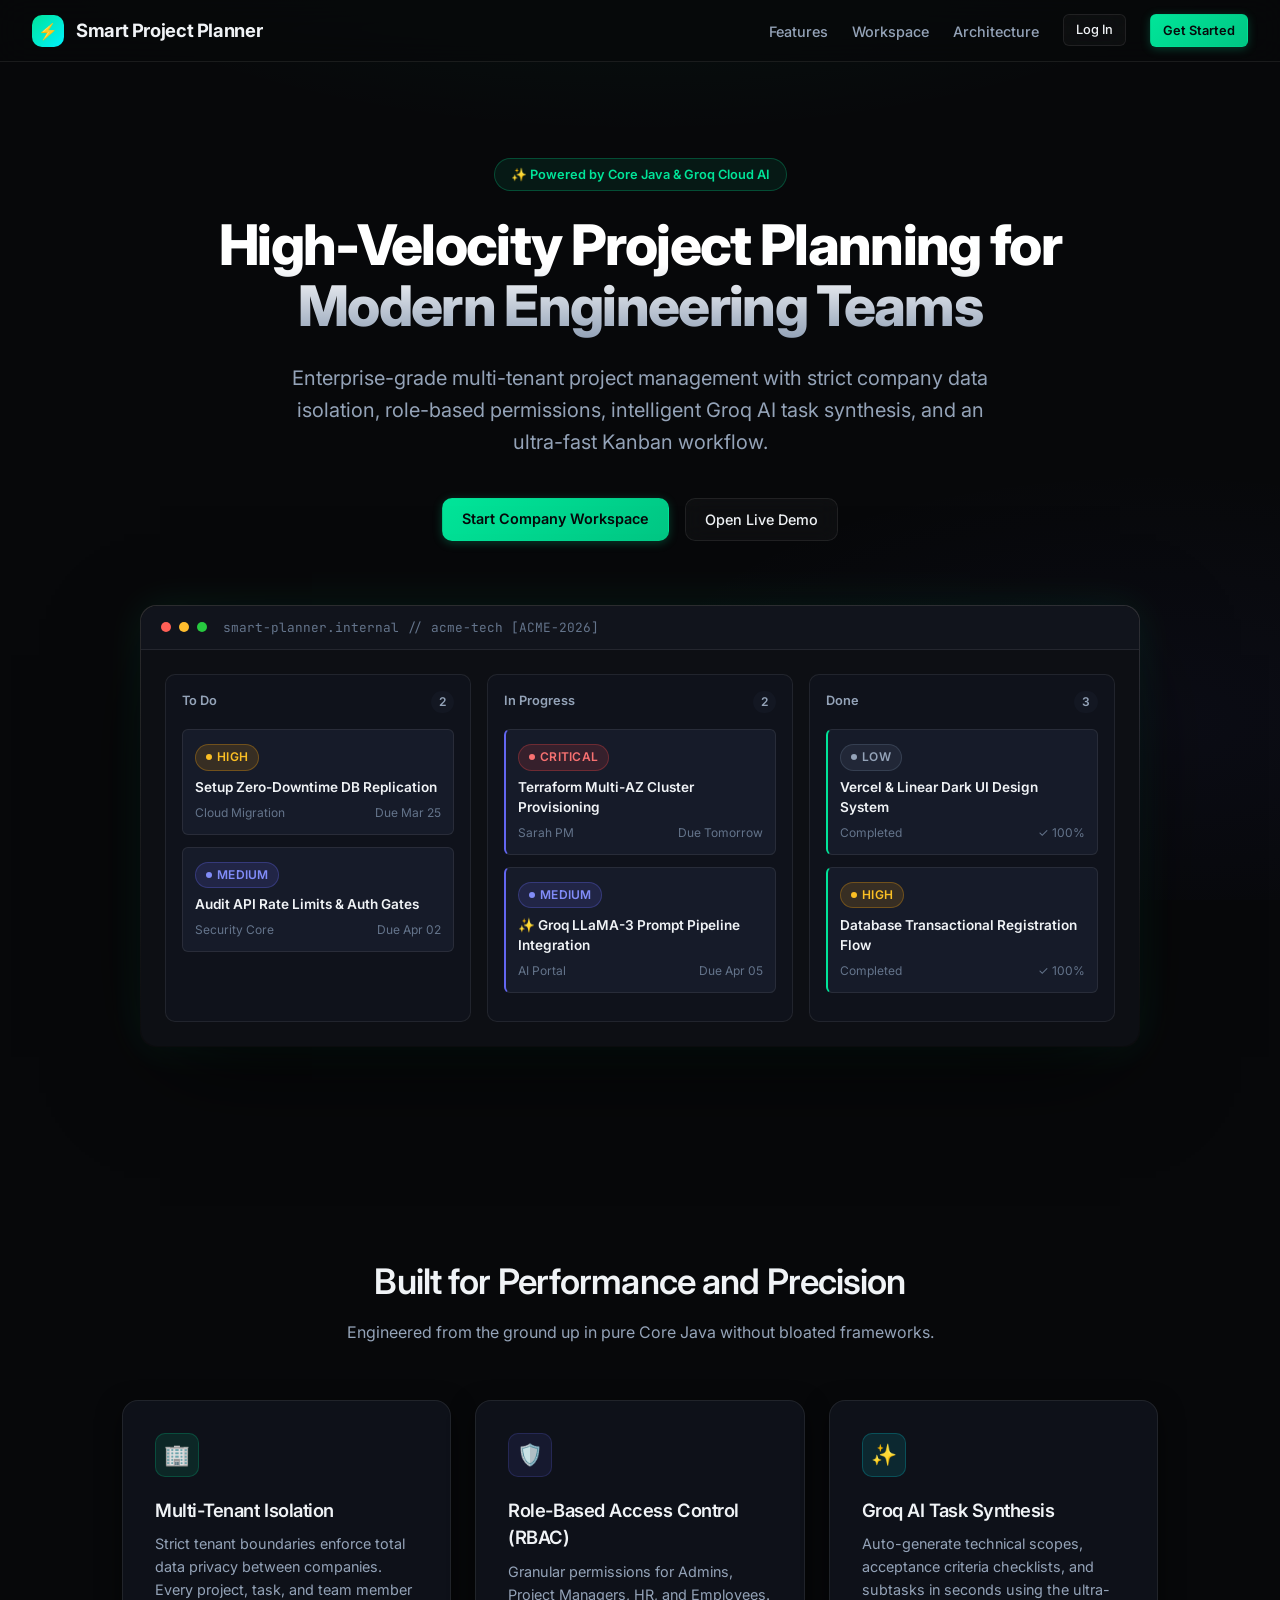
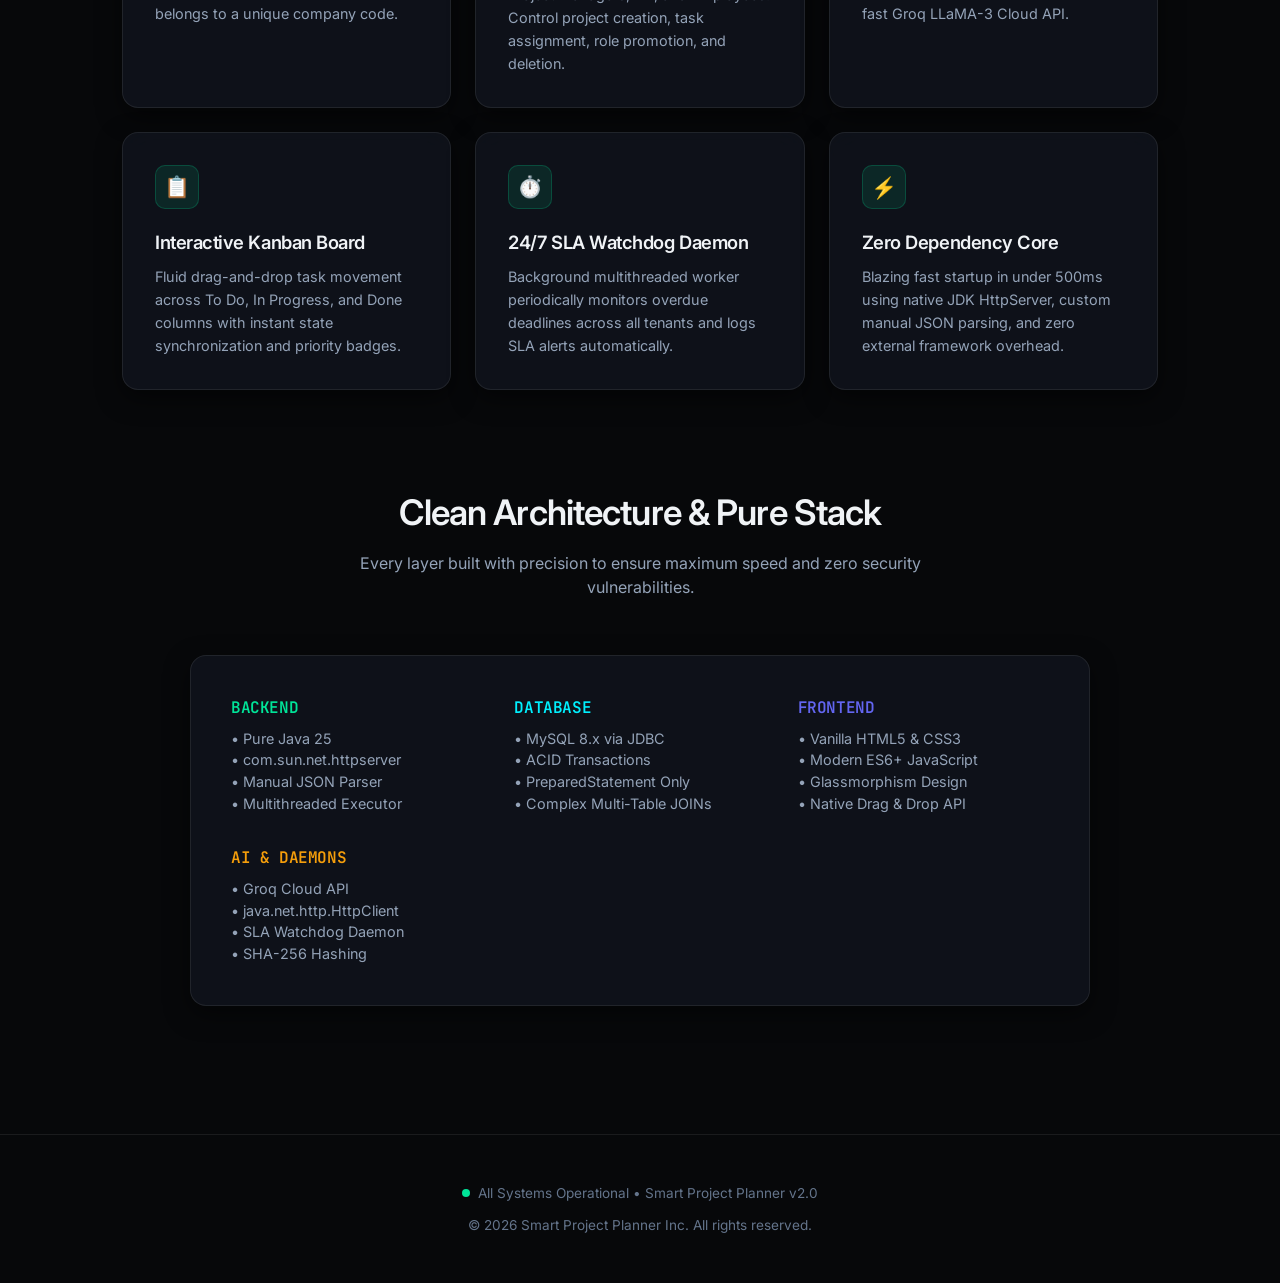
<file: Smart-Project-Planner/frontend/index.html>
<!DOCTYPE html>
<html lang="en">
<head>
  <meta charset="UTF-8">
  <meta name="viewport" content="width=device-width, initial-scale=1.0">
  <title>Smart Project Planner | Enterprise Multi-Tenant SaaS</title>
  <link rel="stylesheet" href="css/style.css">
  <link rel="preconnect" href="https://fonts.googleapis.com">
  <link rel="preconnect" href="https://fonts.gstatic.com" crossorigin>
  <link href="https://fonts.googleapis.com/css2?family=Inter:wght@400;500;600;700;800&family=JetBrains+Mono:wght@400;500&display=swap" rel="stylesheet">
</head>
<body>

  <!-- Sticky Navbar -->
  <header class="navbar">
    <a href="/" class="brand-logo">
      <div class="brand-icon">⚡</div>
      <span>Smart Project Planner</span>
    </a>
    <ul class="nav-links">
      <li><a href="#features" class="nav-link">Features</a></li>
      <li><a href="#mockup" class="nav-link">Workspace</a></li>
      <li><a href="#tech" class="nav-link">Architecture</a></li>
      <li><a href="/login" class="btn btn-secondary btn-sm">Log In</a></li>
      <li><a href="/register" class="btn btn-primary btn-sm">Get Started</a></li>
    </ul>
  </header>

  <!-- Hero Section -->
  <main>
    <section class="hero">
      <div class="hero-pill">
        <span>✨ Powered by Core Java & Groq Cloud AI</span>
      </div>
      <h1 class="hero-title">High-Velocity Project Planning for Modern Engineering Teams</h1>
      <p class="hero-subtitle">
        Enterprise-grade multi-tenant project management with strict company data isolation, 
        role-based permissions, intelligent Groq AI task synthesis, and an ultra-fast Kanban workflow.
      </p>
      <div class="hero-actions">
        <a href="/register" class="btn btn-primary">Start Company Workspace</a>
        <a href="/login" class="btn btn-secondary">Open Live Demo</a>
      </div>

      <!-- Floating CSS Kanban Mockup -->
      <div id="mockup" class="mockup-container">
        <div class="mockup-inner">
          <div class="mockup-header">
            <span class="dot dot-red"></span>
            <span class="dot dot-yellow"></span>
            <span class="dot dot-green"></span>
            <span class="mockup-title">smart-planner.internal // acme-tech [ACME-2026]</span>
          </div>
          <div class="mockup-body">
            <!-- Col 1: To Do -->
            <div class="mock-col">
              <div class="mock-col-header">
                <span>To Do</span>
                <span class="col-count">2</span>
              </div>
              <div class="mock-card">
                <div class="badge priority-high" style="margin-bottom: 0.4rem;"><span class="badge-dot"></span>HIGH</div>
                <div class="mock-card-title">Setup Zero-Downtime DB Replication</div>
                <div class="mock-card-meta">
                  <span>Cloud Migration</span>
                  <span>Due Mar 25</span>
                </div>
              </div>
              <div class="mock-card">
                <div class="badge priority-medium" style="margin-bottom: 0.4rem;"><span class="badge-dot"></span>MEDIUM</div>
                <div class="mock-card-title">Audit API Rate Limits & Auth Gates</div>
                <div class="mock-card-meta">
                  <span>Security Core</span>
                  <span>Due Apr 02</span>
                </div>
              </div>
            </div>

            <!-- Col 2: In Progress -->
            <div class="mock-col">
              <div class="mock-col-header">
                <span>In Progress</span>
                <span class="col-count">2</span>
              </div>
              <div class="mock-card" style="border-left: 2px solid var(--accent-indigo);">
                <div class="badge priority-critical" style="margin-bottom: 0.4rem;"><span class="badge-dot"></span>CRITICAL</div>
                <div class="mock-card-title">Terraform Multi-AZ Cluster Provisioning</div>
                <div class="mock-card-meta">
                  <span>Sarah PM</span>
                  <span>Due Tomorrow</span>
                </div>
              </div>
              <div class="mock-card" style="border-left: 2px solid var(--accent-indigo);">
                <div class="badge priority-medium" style="margin-bottom: 0.4rem;"><span class="badge-dot"></span>MEDIUM</div>
                <div class="mock-card-title">✨ Groq LLaMA-3 Prompt Pipeline Integration</div>
                <div class="mock-card-meta">
                  <span>AI Portal</span>
                  <span>Due Apr 05</span>
                </div>
              </div>
            </div>

            <!-- Col 3: Done -->
            <div class="mock-col">
              <div class="mock-col-header">
                <span>Done</span>
                <span class="col-count">3</span>
              </div>
              <div class="mock-card" style="border-left: 2px solid var(--accent-teal);">
                <div class="badge priority-low" style="margin-bottom: 0.4rem;"><span class="badge-dot"></span>LOW</div>
                <div class="mock-card-title">Vercel & Linear Dark UI Design System</div>
                <div class="mock-card-meta">
                  <span>Completed</span>
                  <span>✓ 100%</span>
                </div>
              </div>
              <div class="mock-card" style="border-left: 2px solid var(--accent-teal);">
                <div class="badge priority-high" style="margin-bottom: 0.4rem;"><span class="badge-dot"></span>HIGH</div>
                <div class="mock-card-title">Database Transactional Registration Flow</div>
                <div class="mock-card-meta">
                  <span>Completed</span>
                  <span>✓ 100%</span>
                </div>
              </div>
            </div>
          </div>
        </div>
      </div>
    </section>

    <!-- Features Section -->
    <section id="features" class="features-section">
      <div class="section-header">
        <h2 class="section-title">Built for Performance and Precision</h2>
        <p class="section-desc">Engineered from the ground up in pure Core Java without bloated frameworks.</p>
      </div>

      <div class="features-grid">
        <div class="glass-card feature-box">
          <div class="feature-icon">🏢</div>
          <h3 class="feature-title">Multi-Tenant Isolation</h3>
          <p class="feature-text">
            Strict tenant boundaries enforce total data privacy between companies. Every project, task, and team member belongs to a unique company code.
          </p>
        </div>

        <div class="glass-card feature-box">
          <div class="feature-icon rbac">🛡️</div>
          <h3 class="feature-title">Role-Based Access Control (RBAC)</h3>
          <p class="feature-text">
            Granular permissions for Admins, Project Managers, HR, and Employees. Control project creation, task assignment, role promotion, and deletion.
          </p>
        </div>

        <div class="glass-card feature-box">
          <div class="feature-icon ai">✨</div>
          <h3 class="feature-title">Groq AI Task Synthesis</h3>
          <p class="feature-text">
            Auto-generate technical scopes, acceptance criteria checklists, and subtasks in seconds using the ultra-fast Groq LLaMA-3 Cloud API.
          </p>
        </div>

        <div class="glass-card feature-box">
          <div class="feature-icon">📋</div>
          <h3 class="feature-title">Interactive Kanban Board</h3>
          <p class="feature-text">
            Fluid drag-and-drop task movement across To Do, In Progress, and Done columns with instant state synchronization and priority badges.
          </p>
        </div>

        <div class="glass-card feature-box">
          <div class="feature-icon">⏱️</div>
          <h3 class="feature-title">24/7 SLA Watchdog Daemon</h3>
          <p class="feature-text">
            Background multithreaded worker periodically monitors overdue deadlines across all tenants and logs SLA alerts automatically.
          </p>
        </div>

        <div class="glass-card feature-box">
          <div class="feature-icon">⚡</div>
          <h3 class="feature-title">Zero Dependency Core</h3>
          <p class="feature-text">
            Blazing fast startup in under 500ms using native JDK HttpServer, custom manual JSON parsing, and zero external framework overhead.
          </p>
        </div>
      </div>
    </section>

    <!-- Architecture & Tech Stack Showcase -->
    <section id="tech" class="features-section" style="padding-top: 2rem;">
      <div class="section-header">
        <h2 class="section-title">Clean Architecture & Pure Stack</h2>
        <p class="section-desc">Every layer built with precision to ensure maximum speed and zero security vulnerabilities.</p>
      </div>

      <div class="glass-card" style="padding: 2.5rem; text-align: left; max-width: 900px; margin: 0 auto;">
        <div style="display: grid; grid-template-columns: repeat(auto-fit, minmax(200px, 1fr)); gap: 2rem;">
          <div>
            <h4 style="color: var(--accent-teal); margin-bottom: 0.5rem; font-family: var(--font-mono);">BACKEND</h4>
            <p style="color: var(--text-secondary); font-size: 0.9rem;">
              • Pure Java 25<br>
              • com.sun.net.httpserver<br>
              • Manual JSON Parser<br>
              • Multithreaded Executor
            </p>
          </div>
          <div>
            <h4 style="color: var(--accent-cyan); margin-bottom: 0.5rem; font-family: var(--font-mono);">DATABASE</h4>
            <p style="color: var(--text-secondary); font-size: 0.9rem;">
              • MySQL 8.x via JDBC<br>
              • ACID Transactions<br>
              • PreparedStatement Only<br>
              • Complex Multi-Table JOINs
            </p>
          </div>
          <div>
            <h4 style="color: var(--accent-indigo); margin-bottom: 0.5rem; font-family: var(--font-mono);">FRONTEND</h4>
            <p style="color: var(--text-secondary); font-size: 0.9rem;">
              • Vanilla HTML5 & CSS3<br>
              • Modern ES6+ JavaScript<br>
              • Glassmorphism Design<br>
              • Native Drag & Drop API
            </p>
          </div>
          <div>
            <h4 style="color: var(--accent-amber); margin-bottom: 0.5rem; font-family: var(--font-mono);">AI & DAEMONS</h4>
            <p style="color: var(--text-secondary); font-size: 0.9rem;">
              • Groq Cloud API<br>
              • java.net.http.HttpClient<br>
              • SLA Watchdog Daemon<br>
              • SHA-256 Hashing
            </p>
          </div>
        </div>
      </div>
    </section>
  </main>

  <!-- Footer -->
  <footer style="padding: 3rem 2rem; border-top: 1px solid var(--border-subtle); margin-top: 4rem; text-align: center; color: var(--text-muted); font-size: 0.85rem;">
    <div style="display: flex; justify-content: center; align-items: center; gap: 0.5rem; margin-bottom: 0.75rem;">
      <span style="display: inline-block; width: 8px; height: 8px; border-radius: 50%; background: #00e599;"></span>
      <span>All Systems Operational • Smart Project Planner v2.0</span>
    </div>
    <p>© 2026 Smart Project Planner Inc. All rights reserved.</p>
  </footer>

</body>
</html>
</file>
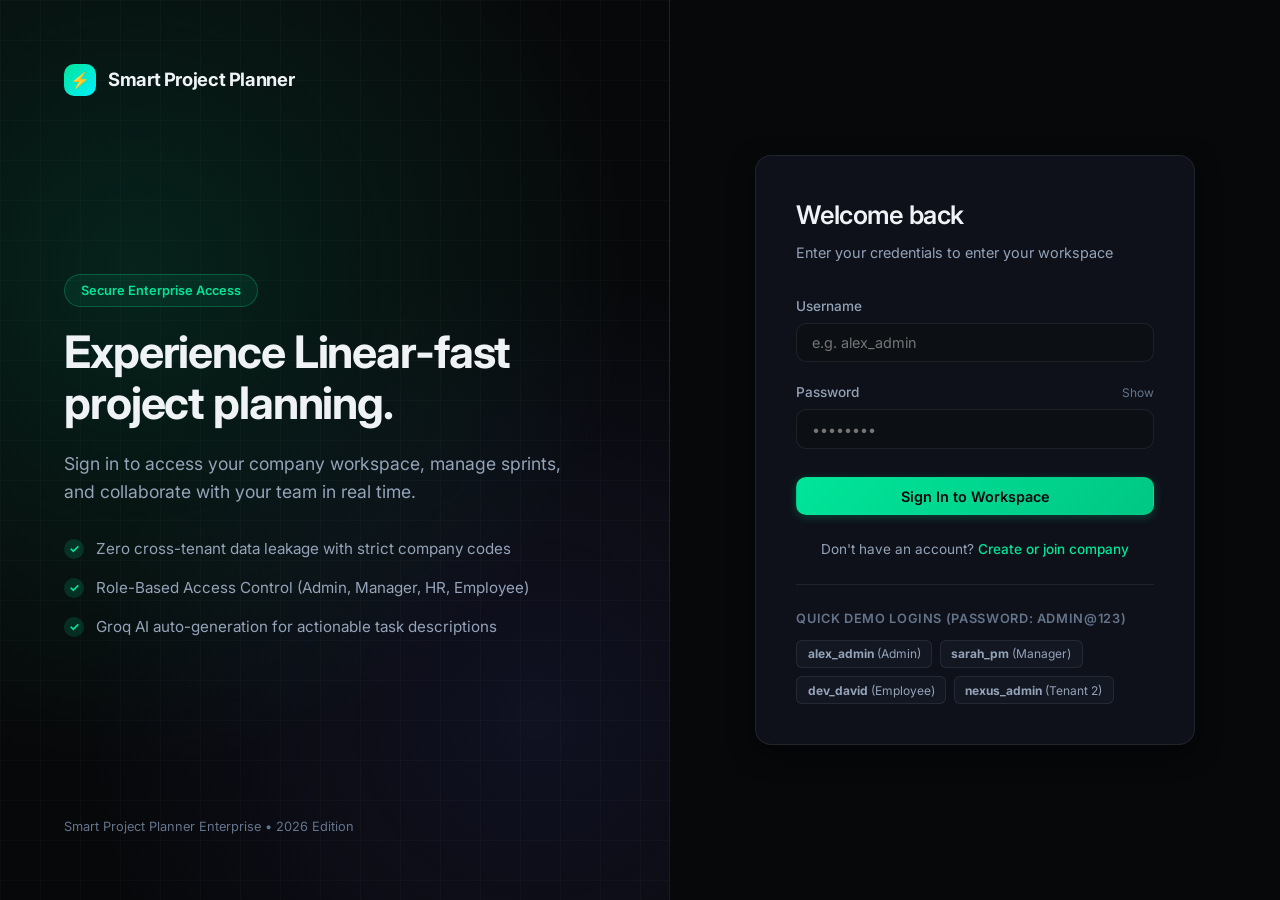
<file: Smart-Project-Planner/frontend/login.html>
<!DOCTYPE html>
<html lang="en">
<head>
  <meta charset="UTF-8">
  <meta name="viewport" content="width=device-width, initial-scale=1.0">
  <title>Sign In | Smart Project Planner</title>
  <link rel="stylesheet" href="css/style.css">
  <link rel="preconnect" href="https://fonts.googleapis.com">
  <link rel="preconnect" href="https://fonts.gstatic.com" crossorigin>
  <link href="https://fonts.googleapis.com/css2?family=Inter:wght@400;500;600;700;800&family=JetBrains+Mono:wght@400;500&display=swap" rel="stylesheet">
</head>
<body>

  <div class="auth-wrapper">
    <!-- Left Hero Column -->
    <div class="auth-hero">
      <a href="/" class="brand-logo">
        <div class="brand-icon">⚡</div>
        <span>Smart Project Planner</span>
      </a>

      <div class="auth-hero-content">
        <div class="hero-pill" style="margin-bottom: 1.25rem;">
          <span>Secure Enterprise Access</span>
        </div>
        <h1 class="auth-hero-title">Experience Linear-fast project planning.</h1>
        <p class="auth-hero-desc">
          Sign in to access your company workspace, manage sprints, and collaborate with your team in real time.
        </p>

        <ul class="auth-features-list">
          <li class="auth-feature-item">
            <span class="auth-check-icon">✓</span>
            <span>Zero cross-tenant data leakage with strict company codes</span>
          </li>
          <li class="auth-feature-item">
            <span class="auth-check-icon">✓</span>
            <span>Role-Based Access Control (Admin, Manager, HR, Employee)</span>
          </li>
          <li class="auth-feature-item">
            <span class="auth-check-icon">✓</span>
            <span>Groq AI auto-generation for actionable task descriptions</span>
          </li>
        </ul>
      </div>

      <div style="font-size: 0.8rem; color: var(--text-muted);">
        Smart Project Planner Enterprise • 2026 Edition
      </div>
    </div>

    <!-- Right Form Column -->
    <div class="auth-form-container">
      <div class="glass-card auth-card">
        <div class="auth-header">
          <h2 class="auth-title">Welcome back</h2>
          <p class="auth-subtitle">Enter your credentials to enter your workspace</p>
        </div>

        <form id="loginForm" onsubmit="handleLoginSubmit(event)">
          <div class="form-group">
            <label class="form-label" for="loginUsername">Username</label>
            <input type="text" id="loginUsername" class="form-control" placeholder="e.g. alex_admin" required autocomplete="username">
          </div>

          <div class="form-group">
            <div style="display: flex; justify-content: space-between; align-items: center;">
              <label class="form-label" for="loginPassword">Password</label>
              <button type="button" onclick="togglePasswordVisibility('loginPassword', this)" style="background:none; border:none; color:var(--text-muted); font-size:0.75rem; cursor:pointer;">Show</button>
            </div>
            <input type="password" id="loginPassword" class="form-control" placeholder="••••••••" required autocomplete="current-password">
          </div>

          <button type="submit" id="loginBtn" class="btn btn-primary" style="width: 100%; margin-top: 0.5rem;">
            <span>Sign In to Workspace</span>
          </button>
        </form>

        <p style="text-align: center; margin-top: 1.5rem; font-size: 0.85rem; color: var(--text-secondary);">
          Don't have an account? <a href="/register" style="color: var(--accent-teal); font-weight: 500;">Create or join company</a>
        </p>

        <!-- Quick Demo Fill Pills for Testing -->
        <div class="quick-accounts">
          <div class="quick-title">Quick Demo Logins (Password: Admin@123)</div>
          <div class="quick-pills">
            <button type="button" class="quick-pill" onclick="fillCredentials('alex_admin', 'Admin@123')">
              <strong>alex_admin</strong> (Admin)
            </button>
            <button type="button" class="quick-pill" onclick="fillCredentials('sarah_pm', 'Admin@123')">
              <strong>sarah_pm</strong> (Manager)
            </button>
            <button type="button" class="quick-pill" onclick="fillCredentials('dev_david', 'Admin@123')">
              <strong>dev_david</strong> (Employee)
            </button>
            <button type="button" class="quick-pill" onclick="fillCredentials('nexus_admin', 'Admin@123')">
              <strong>nexus_admin</strong> (Tenant 2)
            </button>
          </div>
        </div>
      </div>
    </div>
  </div>

  <!-- Toast Notification Container -->
  <div id="toastContainer" class="toast-container"></div>

  <script src="js/auth.js"></script>
</body>
</html>
</file>
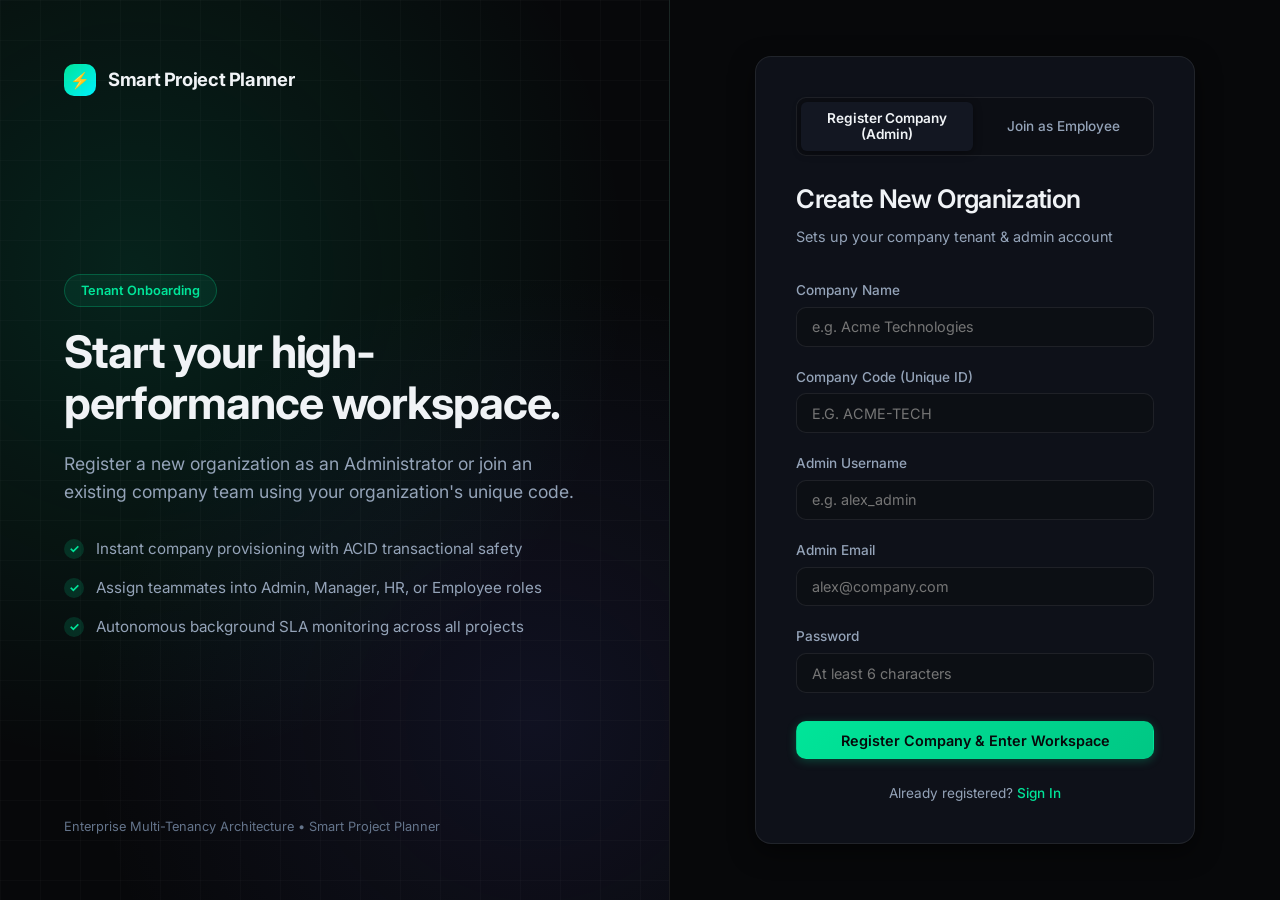
<file: Smart-Project-Planner/frontend/register.html>
<!DOCTYPE html>
<html lang="en">
<head>
  <meta charset="UTF-8">
  <meta name="viewport" content="width=device-width, initial-scale=1.0">
  <title>Register | Smart Project Planner</title>
  <link rel="stylesheet" href="css/style.css">
  <link rel="preconnect" href="https://fonts.googleapis.com">
  <link rel="preconnect" href="https://fonts.gstatic.com" crossorigin>
  <link href="https://fonts.googleapis.com/css2?family=Inter:wght@400;500;600;700;800&family=JetBrains+Mono:wght@400;500&display=swap" rel="stylesheet">
</head>
<body>

  <div class="auth-wrapper">
    <!-- Left Hero Column -->
    <div class="auth-hero">
      <a href="/" class="brand-logo">
        <div class="brand-icon">⚡</div>
        <span>Smart Project Planner</span>
      </a>

      <div class="auth-hero-content">
        <div class="hero-pill" style="margin-bottom: 1.25rem;">
          <span>Tenant Onboarding</span>
        </div>
        <h1 class="auth-hero-title">Start your high-performance workspace.</h1>
        <p class="auth-hero-desc">
          Register a new organization as an Administrator or join an existing company team using your organization's unique code.
        </p>

        <ul class="auth-features-list">
          <li class="auth-feature-item">
            <span class="auth-check-icon">✓</span>
            <span>Instant company provisioning with ACID transactional safety</span>
          </li>
          <li class="auth-feature-item">
            <span class="auth-check-icon">✓</span>
            <span>Assign teammates into Admin, Manager, HR, or Employee roles</span>
          </li>
          <li class="auth-feature-item">
            <span class="auth-check-icon">✓</span>
            <span>Autonomous background SLA monitoring across all projects</span>
          </li>
        </ul>
      </div>

      <div style="font-size: 0.8rem; color: var(--text-muted);">
        Enterprise Multi-Tenancy Architecture • Smart Project Planner
      </div>
    </div>

    <!-- Right Form Column -->
    <div class="auth-form-container">
      <div class="glass-card auth-card">
        
        <!-- Registration Mode Switcher Tabs -->
        <div class="auth-tabs">
          <button type="button" id="tabCompanyBtn" class="auth-tab-btn active" onclick="switchRegisterTab('company')">
            Register Company (Admin)
          </button>
          <button type="button" id="tabEmployeeBtn" class="auth-tab-btn" onclick="switchRegisterTab('employee')">
            Join as Employee
          </button>
        </div>

        <!-- FORM 1: Register New Company (Admin Account) -->
        <div id="companyFormSection">
          <div class="auth-header">
            <h2 class="auth-title">Create New Organization</h2>
            <p class="auth-subtitle">Sets up your company tenant & admin account</p>
          </div>

          <form id="registerCompanyForm" onsubmit="handleCompanyRegisterSubmit(event)">
            <div class="form-group">
              <label class="form-label" for="regCompanyName">Company Name</label>
              <input type="text" id="regCompanyName" class="form-control" placeholder="e.g. Acme Technologies" required>
            </div>

            <div class="form-group">
              <label class="form-label" for="regCompanyCode">Company Code (Unique ID)</label>
              <input type="text" id="regCompanyCode" class="form-control" placeholder="e.g. ACME-TECH" style="text-transform: uppercase;" required>
            </div>

            <div class="form-group">
              <label class="form-label" for="regAdminUsername">Admin Username</label>
              <input type="text" id="regAdminUsername" class="form-control" placeholder="e.g. alex_admin" required autocomplete="username">
            </div>

            <div class="form-group">
              <label class="form-label" for="regAdminEmail">Admin Email</label>
              <input type="email" id="regAdminEmail" class="form-control" placeholder="alex@company.com" required autocomplete="email">
            </div>

            <div class="form-group">
              <label class="form-label" for="regAdminPassword">Password</label>
              <input type="password" id="regAdminPassword" class="form-control" placeholder="At least 6 characters" minlength="6" required autocomplete="new-password">
            </div>

            <button type="submit" id="regCompanyBtn" class="btn btn-primary" style="width: 100%; margin-top: 0.5rem;">
              <span>Register Company & Enter Workspace</span>
            </button>
          </form>
        </div>

        <!-- FORM 2: Join as Employee (Existing Company) -->
        <div id="employeeFormSection" style="display: none;">
          <div class="auth-header">
            <h2 class="auth-title">Join Existing Company</h2>
            <p class="auth-subtitle">Use the unique code provided by your administrator</p>
          </div>

          <form id="registerEmployeeForm" onsubmit="handleEmployeeRegisterSubmit(event)">
            <div class="form-group">
              <label class="form-label" for="empCompanyCode">Company Code</label>
              <input type="text" id="empCompanyCode" class="form-control" placeholder="e.g. ACME-2026 or NEXUS-99" style="text-transform: uppercase;" required>
            </div>

            <div class="form-group">
              <label class="form-label" for="empUsername">Username</label>
              <input type="text" id="empUsername" class="form-control" placeholder="e.g. maya_dev" required autocomplete="username">
            </div>

            <div class="form-group">
              <label class="form-label" for="empEmail">Work Email</label>
              <input type="email" id="empEmail" class="form-control" placeholder="maya@company.com" required autocomplete="email">
            </div>

            <div class="form-group">
              <label class="form-label" for="empPassword">Password</label>
              <input type="password" id="empPassword" class="form-control" placeholder="At least 6 characters" minlength="6" required autocomplete="new-password">
            </div>

            <div class="form-group">
              <label class="form-label" for="empRole">Initial Requested Role</label>
              <select id="empRole" class="form-control">
                <option value="EMPLOYEE" selected>Employee (Default)</option>
                <option value="MANAGER">Project Manager</option>
                <option value="HR">Human Resources (HR)</option>
              </select>
            </div>

            <button type="submit" id="regEmpBtn" class="btn btn-primary" style="width: 100%; margin-top: 0.5rem;">
              <span>Join Workspace</span>
            </button>
          </form>
        </div>

        <p style="text-align: center; margin-top: 1.5rem; font-size: 0.85rem; color: var(--text-secondary);">
          Already registered? <a href="/login" style="color: var(--accent-teal); font-weight: 500;">Sign In</a>
        </p>

      </div>
    </div>
  </div>

  <!-- Toast Notification Container -->
  <div id="toastContainer" class="toast-container"></div>

  <script src="js/auth.js"></script>
</body>
</html>
</file>
<file: Smart-Project-Planner/frontend/css/style.css>
/* ============================================================================
   Smart Project Planner - Design System & Stylesheet
   Vercel & Linear inspired Dark Theme with Glassmorphism
   ============================================================================ */

:root {
  --bg-primary: #07080a;
  --bg-secondary: #0d0f14;
  --bg-tertiary: #131722;
  --bg-card: rgba(19, 23, 34, 0.65);
  --bg-card-hover: rgba(26, 32, 48, 0.85);
  --bg-glass: rgba(255, 255, 255, 0.03);
  --bg-glass-active: rgba(255, 255, 255, 0.06);

  --border-subtle: rgba(255, 255, 255, 0.08);
  --border-focus: rgba(0, 229, 153, 0.5);
  --border-glass: rgba(255, 255, 255, 0.12);

  --text-primary: #f0f3f6;
  --text-secondary: #94a3b8;
  --text-muted: #64748b;
  --text-accent: #00e599;

  --accent-teal: #00e599;
  --accent-cyan: #00f0ff;
  --accent-indigo: #6366f1;
  --accent-purple: #8b5cf6;
  --accent-amber: #f59e0b;
  --accent-rose: #ef4444;

  --font-sans: 'Inter', -apple-system, BlinkMacSystemFont, 'Segoe UI', Roboto, Oxygen, Ubuntu, Cantarell, sans-serif;
  --font-mono: 'JetBrains Mono', 'Fira Code', Menlo, Monaco, Consolas, monospace;

  --radius-sm: 6px;
  --radius-md: 10px;
  --radius-lg: 16px;
  --radius-full: 9999px;

  --shadow-sm: 0 2px 8px rgba(0, 0, 0, 0.4);
  --shadow-md: 0 8px 24px rgba(0, 0, 0, 0.5);
  --shadow-lg: 0 16px 40px rgba(0, 0, 0, 0.7);
  --shadow-glow: 0 0 25px rgba(0, 229, 153, 0.15);

  --transition-fast: 0.15s cubic-bezier(0.16, 1, 0.3, 1);
  --transition-smooth: 0.25s cubic-bezier(0.16, 1, 0.3, 1);
}

/* Reset & Base */
*, *::before, *::after {
  box-sizing: border-box;
  margin: 0;
  padding: 0;
}

body {
  background-color: var(--bg-primary);
  color: var(--text-primary);
  font-family: var(--font-sans);
  line-height: 1.5;
  -webkit-font-smoothing: antialiased;
  min-height: 100vh;
  overflow-x: hidden;
  background-image: 
    radial-gradient(ellipse 80% 50% at 50% -20%, rgba(0, 229, 153, 0.08), transparent 70%),
    radial-gradient(ellipse 60% 40% at 90% 80%, rgba(99, 102, 241, 0.05), transparent 70%);
  background-attachment: fixed;
}

/* Typography */
h1, h2, h3, h4, h5, h6 {
  font-weight: 600;
  letter-spacing: -0.025em;
  color: var(--text-primary);
}

a {
  color: inherit;
  text-decoration: none;
}

button, input, select, textarea {
  font-family: inherit;
  font-size: inherit;
  color: inherit;
}

/* Buttons */
.btn {
  display: inline-flex;
  align-items: center;
  justify-content: center;
  gap: 0.5rem;
  padding: 0.6rem 1.2rem;
  border-radius: var(--radius-md);
  font-weight: 500;
  font-size: 0.9rem;
  cursor: pointer;
  transition: all var(--transition-fast);
  border: 1px solid transparent;
  outline: none;
  white-space: nowrap;
}

.btn-primary {
  background: linear-gradient(135deg, #00e599 0%, #00c784 100%);
  color: #07080a;
  box-shadow: 0 2px 10px rgba(0, 229, 153, 0.25);
  font-weight: 600;
}

.btn-primary:hover {
  transform: translateY(-1px);
  box-shadow: 0 4px 18px rgba(0, 229, 153, 0.4);
}

.btn-primary:active {
  transform: translateY(0);
}

.btn-secondary {
  background: var(--bg-glass);
  color: var(--text-primary);
  border: 1px solid var(--border-subtle);
  backdrop-filter: blur(10px);
}

.btn-secondary:hover {
  background: var(--bg-glass-active);
  border-color: var(--border-glass);
  color: #fff;
}

.btn-ai {
  background: linear-gradient(135deg, rgba(99, 102, 241, 0.15) 0%, rgba(0, 240, 255, 0.15) 100%);
  color: var(--accent-cyan);
  border: 1px solid rgba(0, 240, 255, 0.3);
  box-shadow: 0 0 15px rgba(0, 240, 255, 0.1);
}

.btn-ai:hover {
  background: linear-gradient(135deg, rgba(99, 102, 241, 0.25) 0%, rgba(0, 240, 255, 0.25) 100%);
  border-color: rgba(0, 240, 255, 0.6);
  box-shadow: 0 0 20px rgba(0, 240, 255, 0.25);
  color: #fff;
}

.btn-danger {
  background: rgba(239, 68, 68, 0.1);
  color: var(--accent-rose);
  border: 1px solid rgba(239, 68, 68, 0.2);
}

.btn-danger:hover {
  background: rgba(239, 68, 68, 0.2);
  border-color: rgba(239, 68, 68, 0.4);
}

.btn-sm {
  padding: 0.35rem 0.75rem;
  font-size: 0.8rem;
  border-radius: var(--radius-sm);
}

/* Form Controls */
.form-group {
  margin-bottom: 1.25rem;
  display: flex;
  flex-direction: column;
  gap: 0.4rem;
}

.form-label {
  font-size: 0.85rem;
  font-weight: 500;
  color: var(--text-secondary);
}

.form-control {
  background: rgba(13, 15, 20, 0.8);
  border: 1px solid var(--border-subtle);
  border-radius: var(--radius-md);
  padding: 0.65rem 0.9rem;
  color: var(--text-primary);
  font-size: 0.9rem;
  transition: all var(--transition-fast);
  outline: none;
  width: 100%;
}

.form-control:focus {
  border-color: var(--border-focus);
  box-shadow: 0 0 0 2px rgba(0, 229, 153, 0.15);
  background: rgba(19, 23, 34, 0.95);
}

textarea.form-control {
  resize: vertical;
  min-height: 100px;
}

/* Glass Card */
.glass-card {
  background: var(--bg-card);
  border: 1px solid var(--border-subtle);
  border-radius: var(--radius-lg);
  backdrop-filter: blur(16px);
  -webkit-backdrop-filter: blur(16px);
  box-shadow: var(--shadow-md);
  transition: all var(--transition-smooth);
}

.glass-card:hover {
  border-color: var(--border-glass);
}

/* Status & Priority Pills */
.badge {
  display: inline-flex;
  align-items: center;
  gap: 0.35rem;
  padding: 0.2rem 0.6rem;
  border-radius: var(--radius-full);
  font-size: 0.75rem;
  font-weight: 600;
  letter-spacing: 0.02em;
  text-transform: uppercase;
}

.badge-dot {
  width: 6px;
  height: 6px;
  border-radius: 50%;
}

/* Priorities */
.priority-low { background: rgba(100, 116, 139, 0.15); color: #94a3b8; border: 1px solid rgba(100, 116, 139, 0.3); }
.priority-low .badge-dot { background: #94a3b8; }

.priority-medium { background: rgba(99, 102, 241, 0.15); color: #818cf8; border: 1px solid rgba(99, 102, 241, 0.3); }
.priority-medium .badge-dot { background: #818cf8; }

.priority-high { background: rgba(245, 158, 11, 0.15); color: #fbbf24; border: 1px solid rgba(245, 158, 11, 0.3); }
.priority-high .badge-dot { background: #fbbf24; }

.priority-critical { background: rgba(239, 68, 68, 0.15); color: #f87171; border: 1px solid rgba(239, 68, 68, 0.3); }
.priority-critical .badge-dot { background: #f87171; }

/* Statuses */
.status-todo { background: rgba(148, 163, 184, 0.12); color: #cbd5e1; }
.status-in_progress { background: rgba(99, 102, 241, 0.15); color: #a5b4fc; }
.status-done { background: rgba(0, 229, 153, 0.15); color: #00e599; }

/* Role Pills */
.role-admin { background: rgba(0, 240, 255, 0.12); color: #38bdf8; border: 1px solid rgba(0, 240, 255, 0.25); }
.role-manager { background: rgba(168, 85, 247, 0.12); color: #c084fc; border: 1px solid rgba(168, 85, 247, 0.25); }
.role-hr { background: rgba(244, 114, 182, 0.12); color: #f472b6; border: 1px solid rgba(244, 114, 182, 0.25); }
.role-employee { background: rgba(148, 163, 184, 0.12); color: #94a3b8; border: 1px solid rgba(148, 163, 184, 0.25); }

/* ============================================================================
   Landing Page (index.html)
   ============================================================================ */
.navbar {
  position: sticky;
  top: 0;
  z-index: 100;
  background: rgba(7, 8, 10, 0.75);
  backdrop-filter: blur(16px);
  border-bottom: 1px solid var(--border-subtle);
  padding: 0.9rem 2rem;
  display: flex;
  justify-content: space-between;
  align-items: center;
}

.brand-logo {
  display: flex;
  align-items: center;
  gap: 0.75rem;
  font-weight: 700;
  font-size: 1.15rem;
  letter-spacing: -0.02em;
}

.brand-icon {
  width: 32px;
  height: 32px;
  background: linear-gradient(135deg, #00e599 0%, #00f0ff 100%);
  border-radius: var(--radius-md);
  display: flex;
  align-items: center;
  justify-content: center;
  color: #07080a;
  font-weight: 800;
  font-size: 1rem;
}

.nav-links {
  display: flex;
  align-items: center;
  gap: 1.5rem;
  list-style: none;
}

.nav-link {
  color: var(--text-secondary);
  font-size: 0.9rem;
  font-weight: 500;
  transition: color var(--transition-fast);
}

.nav-link:hover {
  color: var(--text-primary);
}

.hero {
  padding: 6rem 2rem 4rem;
  text-align: center;
  max-width: 1100px;
  margin: 0 auto;
}

.hero-pill {
  display: inline-flex;
  align-items: center;
  gap: 0.5rem;
  padding: 0.35rem 1rem;
  background: rgba(0, 229, 153, 0.08);
  border: 1px solid rgba(0, 229, 153, 0.25);
  border-radius: var(--radius-full);
  color: var(--accent-teal);
  font-size: 0.8rem;
  font-weight: 600;
  margin-bottom: 1.5rem;
}

.hero-title {
  font-size: 3.5rem;
  line-height: 1.1;
  font-weight: 800;
  margin-bottom: 1.5rem;
  letter-spacing: -0.03em;
  background: linear-gradient(180deg, #ffffff 40%, #94a3b8 100%);
  -webkit-background-clip: text;
  -webkit-text-fill-color: transparent;
}

.hero-subtitle {
  font-size: 1.25rem;
  color: var(--text-secondary);
  max-width: 700px;
  margin: 0 auto 2.5rem;
  line-height: 1.6;
}

.hero-actions {
  display: flex;
  justify-content: center;
  gap: 1rem;
  margin-bottom: 4rem;
}

/* Floating CSS Mockup */
.mockup-container {
  position: relative;
  max-width: 1000px;
  margin: 0 auto 5rem;
  border-radius: var(--radius-lg);
  padding: 1px;
  background: linear-gradient(180deg, rgba(255, 255, 255, 0.15) 0%, rgba(255, 255, 255, 0.02) 100%);
  box-shadow: 0 30px 100px -20px rgba(0, 0, 0, 0.8), 0 0 40px rgba(0, 229, 153, 0.1);
}

.mockup-inner {
  background: var(--bg-secondary);
  border-radius: var(--radius-lg);
  overflow: hidden;
}

.mockup-header {
  background: #11141c;
  padding: 0.75rem 1.25rem;
  display: flex;
  align-items: center;
  gap: 0.5rem;
  border-bottom: 1px solid var(--border-subtle);
}

.dot {
  width: 10px;
  height: 10px;
  border-radius: 50%;
}
.dot-red { background: #ff5f56; }
.dot-yellow { background: #ffbd2e; }
.dot-green { background: #27c93f; }

.mockup-title {
  font-size: 0.8rem;
  color: var(--text-muted);
  margin-left: 0.5rem;
  font-family: var(--font-mono);
}

.mockup-body {
  padding: 1.5rem;
  display: grid;
  grid-template-columns: repeat(3, 1fr);
  gap: 1rem;
}

.mock-col {
  background: rgba(19, 23, 34, 0.5);
  border-radius: var(--radius-md);
  padding: 1rem;
  border: 1px solid var(--border-subtle);
}

.mock-col-header {
  font-size: 0.8rem;
  font-weight: 600;
  color: var(--text-secondary);
  margin-bottom: 1rem;
  display: flex;
  justify-content: space-between;
}

.mock-card {
  background: rgba(26, 32, 48, 0.7);
  border: 1px solid var(--border-subtle);
  border-radius: var(--radius-sm);
  padding: 0.75rem;
  margin-bottom: 0.75rem;
  text-align: left;
}

.mock-card-title {
  font-size: 0.85rem;
  font-weight: 600;
  margin-bottom: 0.4rem;
}

.mock-card-meta {
  display: flex;
  justify-content: space-between;
  align-items: center;
  font-size: 0.75rem;
  color: var(--text-muted);
}

/* Features Grid */
.features-section {
  padding: 4rem 2rem;
  max-width: 1100px;
  margin: 0 auto;
}

.section-header {
  text-align: center;
  margin-bottom: 3.5rem;
}

.section-title {
  font-size: 2.2rem;
  margin-bottom: 0.75rem;
}

.section-desc {
  color: var(--text-secondary);
  max-width: 600px;
  margin: 0 auto;
}

.features-grid {
  display: grid;
  grid-template-columns: repeat(auto-fit, minmax(320px, 1fr));
  gap: 1.5rem;
}

.feature-box {
  padding: 2rem;
  text-align: left;
}

.feature-icon {
  width: 44px;
  height: 44px;
  border-radius: var(--radius-md);
  background: rgba(0, 229, 153, 0.1);
  color: var(--accent-teal);
  display: flex;
  align-items: center;
  justify-content: center;
  font-size: 1.3rem;
  margin-bottom: 1.25rem;
  border: 1px solid rgba(0, 229, 153, 0.2);
}

.feature-icon.ai {
  background: rgba(0, 240, 255, 0.1);
  color: var(--accent-cyan);
  border-color: rgba(0, 240, 255, 0.2);
}

.feature-icon.rbac {
  background: rgba(99, 102, 241, 0.1);
  color: var(--accent-indigo);
  border-color: rgba(99, 102, 241, 0.2);
}

.feature-title {
  font-size: 1.15rem;
  margin-bottom: 0.5rem;
}

.feature-text {
  color: var(--text-secondary);
  font-size: 0.9rem;
  line-height: 1.6;
}

/* ============================================================================
   Auth Pages (login.html & register.html) - Split-Screen Glassmorphism
   ============================================================================ */
.auth-wrapper {
  display: grid;
  grid-template-columns: 1.1fr 1fr;
  min-height: 100vh;
}

.auth-hero {
  background: radial-gradient(circle at 20% 30%, rgba(0, 229, 153, 0.12), transparent 60%),
              radial-gradient(circle at 80% 80%, rgba(99, 102, 241, 0.1), transparent 50%),
              #07080a;
  padding: 4rem;
  display: flex;
  flex-direction: column;
  justify-content: space-between;
  border-right: 1px solid var(--border-subtle);
  position: relative;
  overflow: hidden;
}

.auth-hero::before {
  content: '';
  position: absolute;
  top: 0; left: 0; right: 0; bottom: 0;
  background-image: linear-gradient(rgba(255, 255, 255, 0.02) 1px, transparent 1px),
                    linear-gradient(90deg, rgba(255, 255, 255, 0.02) 1px, transparent 1px);
  background-size: 40px 40px;
  pointer-events: none;
}

.auth-hero-content {
  position: relative;
  z-index: 2;
  max-width: 520px;
}

.auth-hero-title {
  font-size: 2.8rem;
  line-height: 1.15;
  margin-bottom: 1.25rem;
  font-weight: 700;
}

.auth-hero-desc {
  color: var(--text-secondary);
  font-size: 1.1rem;
  line-height: 1.6;
  margin-bottom: 2rem;
}

.auth-features-list {
  display: flex;
  flex-direction: column;
  gap: 1rem;
  list-style: none;
}

.auth-feature-item {
  display: flex;
  align-items: center;
  gap: 0.75rem;
  font-size: 0.95rem;
  color: var(--text-secondary);
}

.auth-check-icon {
  width: 20px;
  height: 20px;
  border-radius: 50%;
  background: rgba(0, 229, 153, 0.15);
  color: var(--accent-teal);
  display: flex;
  align-items: center;
  justify-content: center;
  font-size: 0.75rem;
  font-weight: bold;
}

.auth-form-container {
  display: flex;
  align-items: center;
  justify-content: center;
  padding: 3rem 2rem;
  background: var(--bg-primary);
}

.auth-card {
  width: 100%;
  max-width: 440px;
  padding: 2.5rem;
}

.auth-header {
  margin-bottom: 2rem;
  text-align: left;
}

.auth-title {
  font-size: 1.6rem;
  margin-bottom: 0.5rem;
}

.auth-subtitle {
  color: var(--text-secondary);
  font-size: 0.9rem;
}

/* Tabs in register.html */
.auth-tabs {
  display: flex;
  background: rgba(13, 15, 20, 0.9);
  border: 1px solid var(--border-subtle);
  border-radius: var(--radius-md);
  padding: 4px;
  margin-bottom: 1.5rem;
  gap: 4px;
}

.auth-tab-btn {
  flex: 1;
  padding: 0.55rem;
  background: transparent;
  border: none;
  color: var(--text-secondary);
  font-size: 0.85rem;
  font-weight: 500;
  border-radius: var(--radius-sm);
  cursor: pointer;
  transition: all var(--transition-fast);
}

.auth-tab-btn.active {
  background: var(--bg-tertiary);
  color: var(--text-primary);
  font-weight: 600;
  box-shadow: var(--shadow-sm);
}

.quick-accounts {
  margin-top: 1.5rem;
  padding-top: 1.5rem;
  border-top: 1px solid var(--border-subtle);
}

.quick-title {
  font-size: 0.8rem;
  color: var(--text-muted);
  margin-bottom: 0.75rem;
  text-transform: uppercase;
  letter-spacing: 0.05em;
  font-weight: 600;
}

.quick-pills {
  display: flex;
  gap: 0.5rem;
  flex-wrap: wrap;
}

.quick-pill {
  padding: 0.35rem 0.65rem;
  border-radius: var(--radius-sm);
  background: var(--bg-tertiary);
  border: 1px solid var(--border-subtle);
  color: var(--text-secondary);
  font-size: 0.75rem;
  cursor: pointer;
  transition: all var(--transition-fast);
}

.quick-pill:hover {
  background: var(--bg-card-hover);
  color: var(--text-primary);
  border-color: var(--border-glass);
}

/* ============================================================================
   Workspace Dashboard (dashboard.html)
   ============================================================================ */
.dashboard-layout {
  display: flex;
  height: 100vh;
  overflow: hidden;
}

/* Sidebar */
.sidebar {
  width: 260px;
  background: #090b10;
  border-right: 1px solid var(--border-subtle);
  display: flex;
  flex-direction: column;
  flex-shrink: 0;
  z-index: 10;
}

.sidebar-header {
  padding: 1.25rem 1.5rem;
  border-bottom: 1px solid var(--border-subtle);
}

.tenant-badge {
  display: flex;
  align-items: center;
  justify-content: space-between;
  margin-top: 0.75rem;
  padding: 0.5rem 0.75rem;
  background: rgba(19, 23, 34, 0.7);
  border: 1px solid var(--border-subtle);
  border-radius: var(--radius-md);
  font-size: 0.8rem;
}

.tenant-name {
  font-weight: 600;
  color: var(--text-primary);
  white-space: nowrap;
  overflow: hidden;
  text-overflow: ellipsis;
  max-width: 140px;
}

.tenant-code {
  font-family: var(--font-mono);
  font-size: 0.7rem;
  color: var(--accent-teal);
  background: rgba(0, 229, 153, 0.1);
  padding: 0.1rem 0.4rem;
  border-radius: 4px;
}

.sidebar-nav {
  padding: 1.25rem 1rem;
  flex: 1;
  overflow-y: auto;
}

.nav-section-title {
  font-size: 0.7rem;
  text-transform: uppercase;
  color: var(--text-muted);
  letter-spacing: 0.05em;
  padding: 0 0.5rem 0.5rem;
  font-weight: 600;
}

.side-menu {
  list-style: none;
  display: flex;
  flex-direction: column;
  gap: 0.25rem;
  margin-bottom: 1.5rem;
}

.side-item {
  display: flex;
  align-items: center;
  gap: 0.75rem;
  padding: 0.6rem 0.75rem;
  color: var(--text-secondary);
  border-radius: var(--radius-md);
  font-size: 0.875rem;
  font-weight: 500;
  cursor: pointer;
  transition: all var(--transition-fast);
}

.side-item:hover {
  background: var(--bg-glass-active);
  color: var(--text-primary);
}

.side-item.active {
  background: rgba(0, 229, 153, 0.1);
  color: var(--accent-teal);
  font-weight: 600;
  border-left: 2px solid var(--accent-teal);
}

.side-item svg {
  width: 18px;
  height: 18px;
  stroke-width: 2;
}

.sidebar-footer {
  padding: 1rem 1.25rem;
  border-top: 1px solid var(--border-subtle);
  display: flex;
  align-items: center;
  justify-content: space-between;
}

.user-profile-summary {
  display: flex;
  align-items: center;
  gap: 0.75rem;
  overflow: hidden;
}

.user-avatar {
  width: 34px;
  height: 34px;
  border-radius: 50%;
  background: linear-gradient(135deg, #6366f1 0%, #00f0ff 100%);
  display: flex;
  align-items: center;
  justify-content: center;
  font-weight: 700;
  font-size: 0.85rem;
  color: #fff;
  flex-shrink: 0;
}

.user-meta {
  display: flex;
  flex-direction: column;
  overflow: hidden;
}

.user-display-name {
  font-size: 0.85rem;
  font-weight: 600;
  white-space: nowrap;
  overflow: hidden;
  text-overflow: ellipsis;
}

/* Main Workspace Area */
.main-workspace {
  flex: 1;
  display: flex;
  flex-direction: column;
  overflow: hidden;
  background: var(--bg-primary);
}

/* Topbar */
.topbar {
  height: 60px;
  border-bottom: 1px solid var(--border-subtle);
  background: rgba(13, 15, 20, 0.7);
  backdrop-filter: blur(16px);
  display: flex;
  align-items: center;
  justify-content: space-between;
  padding: 0 1.5rem;
}

.topbar-left {
  display: flex;
  align-items: center;
  gap: 1rem;
}

.workspace-title {
  font-size: 1.1rem;
  font-weight: 600;
}

.topbar-right {
  display: flex;
  align-items: center;
  gap: 0.75rem;
}

.search-input-wrapper {
  position: relative;
  width: 240px;
}

.search-input-wrapper input {
  padding-left: 2rem;
  height: 34px;
  font-size: 0.85rem;
  background: rgba(19, 23, 34, 0.6);
}

.search-icon {
  position: absolute;
  left: 0.65rem;
  top: 50%;
  transform: translateY(-50%);
  color: var(--text-muted);
  width: 14px;
  height: 14px;
}

/* Content Area */
.content-area {
  flex: 1;
  overflow-y: auto;
  padding: 1.75rem;
}

/* Overview Metrics */
.metrics-grid {
  display: grid;
  grid-template-columns: repeat(auto-fit, minmax(220px, 1fr));
  gap: 1.25rem;
  margin-bottom: 2rem;
}

.metric-card {
  padding: 1.25rem;
}

.metric-label {
  font-size: 0.8rem;
  color: var(--text-secondary);
  font-weight: 500;
  margin-bottom: 0.5rem;
  text-transform: uppercase;
  letter-spacing: 0.04em;
}

.metric-value {
  font-size: 2rem;
  font-weight: 700;
  line-height: 1;
  color: var(--text-primary);
}

.metric-subtext {
  font-size: 0.75rem;
  color: var(--text-muted);
  margin-top: 0.5rem;
}

/* Projects Grid */
.projects-grid {
  display: grid;
  grid-template-columns: repeat(auto-fill, minmax(340px, 1fr));
  gap: 1.25rem;
}

.project-card {
  padding: 1.5rem;
  display: flex;
  flex-direction: column;
  justify-content: space-between;
  min-height: 200px;
}

.project-header {
  display: flex;
  justify-content: space-between;
  align-items: flex-start;
  margin-bottom: 0.75rem;
}

.project-name {
  font-size: 1.1rem;
  font-weight: 600;
}

.project-desc {
  font-size: 0.875rem;
  color: var(--text-secondary);
  line-height: 1.5;
  margin-bottom: 1.25rem;
  display: -webkit-box;
  -webkit-line-clamp: 2;
  -webkit-box-orient: vertical;
  overflow: hidden;
}

.project-progress-bar {
  height: 6px;
  background: rgba(255, 255, 255, 0.08);
  border-radius: var(--radius-full);
  overflow: hidden;
  margin-bottom: 0.75rem;
}

.project-progress-fill {
  height: 100%;
  background: linear-gradient(90deg, #00e599 0%, #00f0ff 100%);
  border-radius: var(--radius-full);
  transition: width var(--transition-smooth);
}

.project-footer {
  display: flex;
  align-items: center;
  justify-content: space-between;
  font-size: 0.8rem;
  color: var(--text-muted);
  padding-top: 0.75rem;
  border-top: 1px solid var(--border-subtle);
}

/* ============================================================================
   Kanban Board
   ============================================================================ */
.kanban-board {
  display: grid;
  grid-template-columns: repeat(3, 1fr);
  gap: 1.25rem;
  height: calc(100vh - 150px);
}

.kanban-column {
  background: rgba(13, 15, 20, 0.7);
  border: 1px solid var(--border-subtle);
  border-radius: var(--radius-lg);
  display: flex;
  flex-direction: column;
  overflow: hidden;
  backdrop-filter: blur(12px);
}

.kanban-col-header {
  padding: 1rem 1.25rem;
  border-bottom: 1px solid var(--border-subtle);
  display: flex;
  justify-content: space-between;
  align-items: center;
}

.col-title-group {
  display: flex;
  align-items: center;
  gap: 0.5rem;
}

.col-title {
  font-size: 0.9rem;
  font-weight: 600;
  text-transform: uppercase;
  letter-spacing: 0.04em;
}

.col-count {
  background: var(--bg-tertiary);
  color: var(--text-secondary);
  font-size: 0.75rem;
  font-weight: 600;
  padding: 0.15rem 0.5rem;
  border-radius: var(--radius-full);
}

.kanban-cards-wrapper {
  flex: 1;
  overflow-y: auto;
  padding: 1rem;
  display: flex;
  flex-direction: column;
  gap: 0.85rem;
  min-height: 150px;
  transition: background-color var(--transition-fast);
}

.kanban-cards-wrapper.drag-over {
  background: rgba(0, 229, 153, 0.04);
  border: 2px dashed rgba(0, 229, 153, 0.4);
  border-radius: var(--radius-md);
}

/* Task Card */
.task-card {
  background: var(--bg-card);
  border: 1px solid var(--border-subtle);
  border-radius: var(--radius-md);
  padding: 1rem;
  cursor: grab;
  transition: all var(--transition-fast);
  user-select: none;
}

.task-card:hover {
  background: var(--bg-card-hover);
  border-color: var(--border-glass);
  transform: translateY(-2px);
  box-shadow: var(--shadow-sm);
}

.task-card:active {
  cursor: grabbing;
}

.task-card.dragging {
  opacity: 0.4;
}

.task-project-pill {
  font-size: 0.7rem;
  color: var(--text-muted);
  margin-bottom: 0.35rem;
  font-weight: 500;
}

.task-title {
  font-size: 0.9rem;
  font-weight: 600;
  margin-bottom: 0.4rem;
  line-height: 1.4;
}

.task-desc {
  font-size: 0.8rem;
  color: var(--text-secondary);
  margin-bottom: 0.75rem;
  line-height: 1.4;
  display: -webkit-box;
  -webkit-line-clamp: 2;
  -webkit-box-orient: vertical;
  overflow: hidden;
}

.task-card-footer {
  display: flex;
  align-items: center;
  justify-content: space-between;
  padding-top: 0.6rem;
  border-top: 1px solid var(--border-subtle);
  font-size: 0.75rem;
}

.task-assignee {
  display: flex;
  align-items: center;
  gap: 0.4rem;
  color: var(--text-secondary);
}

.assignee-avatar-sm {
  width: 20px;
  height: 20px;
  border-radius: 50%;
  background: var(--accent-indigo);
  display: flex;
  align-items: center;
  justify-content: center;
  font-size: 0.65rem;
  color: #fff;
  font-weight: 700;
}

.task-actions {
  display: flex;
  align-items: center;
  gap: 0.4rem;
}

.task-status-select {
  background: var(--bg-tertiary);
  border: 1px solid var(--border-subtle);
  border-radius: 4px;
  color: var(--text-secondary);
  font-size: 0.7rem;
  padding: 0.15rem 0.35rem;
  outline: none;
}

/* ============================================================================
   Team Members Table
   ============================================================================ */
.table-container {
  overflow-x: auto;
  border-radius: var(--radius-lg);
  border: 1px solid var(--border-subtle);
}

.team-table {
  width: 100%;
  border-collapse: collapse;
  text-align: left;
  font-size: 0.9rem;
}

.team-table th {
  background: rgba(13, 15, 20, 0.9);
  padding: 0.9rem 1.25rem;
  color: var(--text-muted);
  font-size: 0.75rem;
  text-transform: uppercase;
  letter-spacing: 0.05em;
  font-weight: 600;
  border-bottom: 1px solid var(--border-subtle);
}

.team-table td {
  padding: 1rem 1.25rem;
  border-bottom: 1px solid var(--border-subtle);
  color: var(--text-secondary);
}

.team-table tr:hover td {
  background: var(--bg-glass);
}

/* ============================================================================
   Modals
   ============================================================================ */
.modal-overlay {
  position: fixed;
  top: 0; left: 0; right: 0; bottom: 0;
  background: rgba(0, 0, 0, 0.75);
  backdrop-filter: blur(8px);
  z-index: 1000;
  display: flex;
  align-items: center;
  justify-content: center;
  padding: 1.5rem;
  opacity: 0;
  pointer-events: none;
  transition: opacity var(--transition-smooth);
}

.modal-overlay.active {
  opacity: 1;
  pointer-events: auto;
}

.modal-card {
  width: 100%;
  max-width: 540px;
  padding: 2rem;
  transform: translateY(20px) scale(0.97);
  transition: transform var(--transition-smooth);
}

.modal-overlay.active .modal-card {
  transform: translateY(0) scale(1);
}

.modal-header {
  display: flex;
  justify-content: space-between;
  align-items: center;
  margin-bottom: 1.5rem;
}

.modal-title {
  font-size: 1.25rem;
  font-weight: 600;
}

.modal-close-btn {
  background: transparent;
  border: none;
  color: var(--text-muted);
  cursor: pointer;
  font-size: 1.25rem;
  transition: color var(--transition-fast);
}

.modal-close-btn:hover {
  color: var(--text-primary);
}

.modal-footer {
  display: flex;
  justify-content: flex-end;
  gap: 0.75rem;
  margin-top: 1.75rem;
}

/* Toast Notifications */
.toast-container {
  position: fixed;
  bottom: 2rem;
  right: 2rem;
  z-index: 2000;
  display: flex;
  flex-direction: column;
  gap: 0.75rem;
}

.toast {
  background: var(--bg-tertiary);
  border: 1px solid var(--border-glass);
  color: var(--text-primary);
  padding: 0.85rem 1.25rem;
  border-radius: var(--radius-md);
  box-shadow: var(--shadow-lg);
  font-size: 0.875rem;
  display: flex;
  align-items: center;
  gap: 0.75rem;
  animation: slideIn 0.3s cubic-bezier(0.16, 1, 0.3, 1);
  min-width: 280px;
}

.toast.toast-success {
  border-left: 3px solid var(--accent-teal);
}

.toast.toast-error {
  border-left: 3px solid var(--accent-rose);
}

@keyframes slideIn {
  from {
    transform: translateX(100%);
    opacity: 0;
  }
  to {
    transform: translateX(0);
    opacity: 1;
  }
}

/* Responsive adjustments */
@media (max-width: 900px) {
  .auth-wrapper {
    grid-template-columns: 1fr;
  }
  .auth-hero {
    display: none;
  }
  .kanban-board {
    grid-template-columns: 1fr;
    height: auto;
  }
  .sidebar {
    width: 200px;
  }
  .hero-title {
    font-size: 2.5rem;
  }
}
</file>
